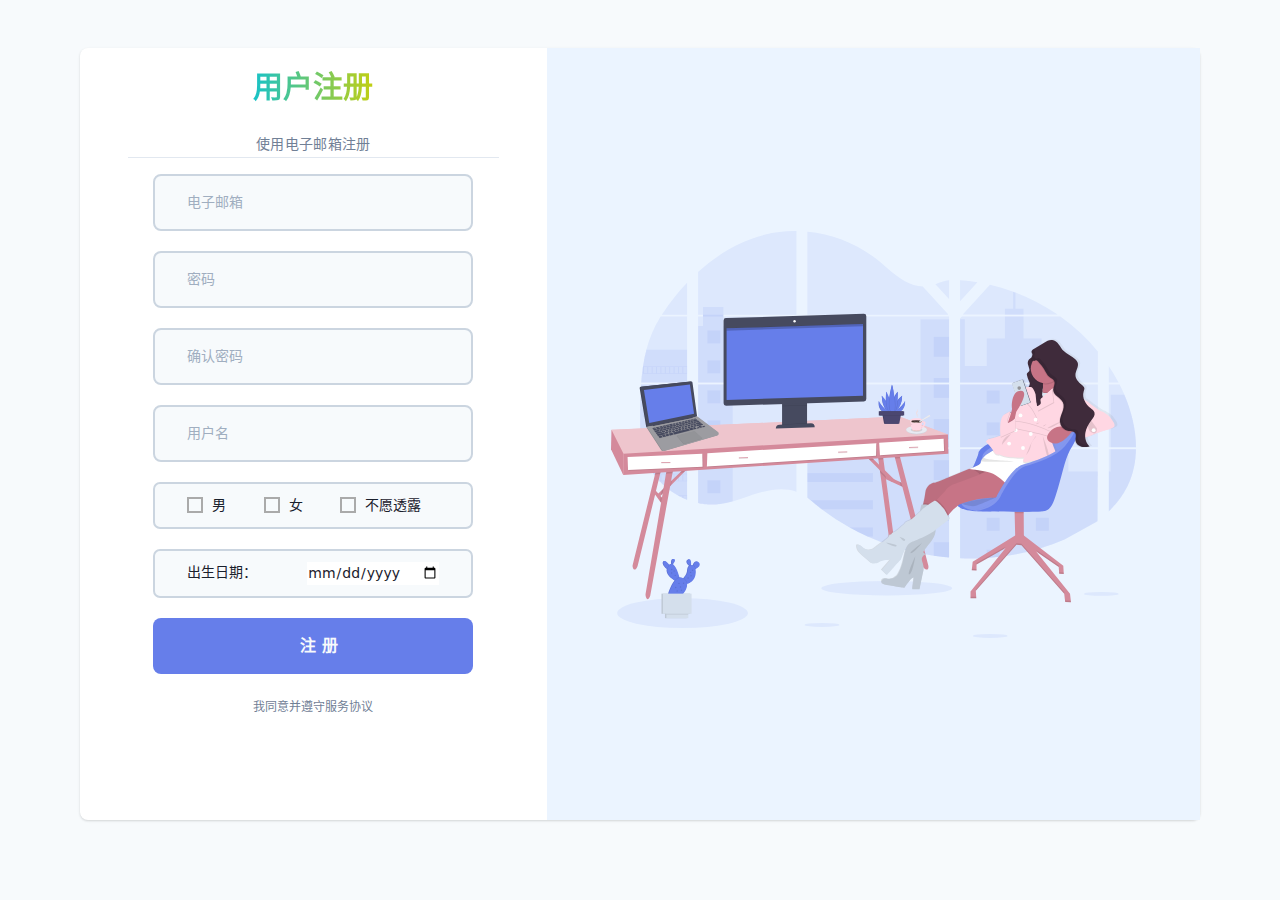
<file: index.html>
<!DOCTYPE html>
<html lang="zh-CN">
<head>
    <meta charset="utf-8">
    <meta name="viewport" content="width=device-width, initial-scale=1, maximum-scale=1">
    <title>注册页面作业</title>
    <link rel="stylesheet" href="css/tailwind.min.css">
    <style>
        .dowebok .weixin, .dowebok .weibo {
            display: inline-block;
            width: 32px;
            height: 32px;
            background-size: cover;
        }
        .gender input[type="radio"] {
  display: none;
}

.gender input[type="radio"] + label {
  position: relative;
  padding-left: 25px;
  cursor: pointer;
}

.gender input[type="radio"] + label:before {
  content: '';
  position: absolute;
  left: 0;
  top: 50%;
  transform: translateY(-50%);
  width: 16px;
  height: 16px;
  border: 2px solid #aaa;
  /* border-radius: 50%; */
}

.gender input[type="radio"]:checked + label:before {
  background-color: #007bff;
  border-color: #007bff;
  border-radius: .4em;
}

.gender input[type="radio"]:checked + label:after {
  content: '\2713'; /* Unicode checkmark symbol */
  position: absolute;
  left: 3px;
  top: 1px;
  color: #fff;
  font-size: 12px;
}
.birth {
    border-radius: .5em;
    display: flex;
    justify-content: space-between;
    margin: 1.4em 0;
    padding: .5em;
}
.gender,.birth {
   
    font-size: .875rem;
    box-sizing: border-box;
    padding: .7rem 2rem;
    border: 2px solid  #cbd5e0;
    border-radius: .5em;
    display: flex;
    justify-content: space-between;
    margin: 1.4em 0;
    /* padding: .5em; */
} 
.border-gray-200 {
    border: 2px solid  #cbd5e0;
}
.sm\:m-20 {
    margin-top: 3rem;
}
h1 {
   
    background: linear-gradient(to right, rgb(23, 194, 200), rgb(194, 207, 18));
        -webkit-background-clip: text;
        color: transparent;
    /* font-size: 48px;
    background: linear-gradient(to right, #ff0000, #607c60, #0000ff);
    -webkit-background-clip: text;
    -webkit-text-fill-color: transparent; */
}

/* .birth{
    justify-content: flex-start;
} */

    </style>
</head>

<body class="min-h-screen bg-gray-100 text-gray-900 flex justify-center dowebok">
    <div class="max-w-screen-xl m-0 sm:m-20 bg-white shadow sm:rounded-lg flex justify-center flex-1">
        <div class="lg:w-1/2 xl:w-5/12 p-6 sm:p-12">
            <div class="mt-12 flex flex-col items-center">
                <h1 class="text-2xl xl:text-3xl font-extrabold">用户注册</h1>
                <div class="w-full flex-1 mt-8">

                    <!-- <div class="flex flex-col items-center">
                        <button class="w-full max-w-xs font-bold shadow-sm rounded-lg py-3 bg-indigo-100 text-gray-800 flex items-center justify-center ease-in-out focus:outline-none hover:shadow focus:shadow-sm focus:shadow-outline">
                            <div class="weixin"></div>
                            <span class="ml-4">使用微信登录</span>
                        </button>
                        <button class="w-full max-w-xs font-bold shadow-sm rounded-lg py-3 bg-indigo-100 text-gray-800 flex items-center justify-center ease-in-out focus:outline-none hover:shadow focus:shadow-sm focus:shadow-outline mt-5">
                            <div class="weibo"></div>
                            <span class="ml-4">使用微博登录</span>
                        </button>
                    </div> -->

                    <div class="my-12 border-b text-center">
                        <div class="leading-none px-2 inline-block text-sm text-gray-600 tracking-wide font-medium bg-white transform translate-y-1/2">使用电子邮箱注册</div>
                    </div>

                    <div class="mx-auto max-w-xs">
                        <input class="w-full px-8 py-4 rounded-lg font-medium bg-gray-100 border border-gray-200 placeholder-gray-500 text-sm focus:outline-none focus:border-gray-400 focus:bg-white" type="email" placeholder="电子邮箱" />
                        <input class="w-full px-8 py-4 rounded-lg font-medium bg-gray-100 border border-gray-200 placeholder-gray-500 text-sm focus:outline-none focus:border-gray-400 focus:bg-white mt-5" type="password" placeholder="密码" />
                        <input class="w-full px-8 py-4 rounded-lg font-medium bg-gray-100 border border-gray-200 placeholder-gray-500 text-sm focus:outline-none focus:border-gray-400 focus:bg-white mt-5" type="password" placeholder="确认密码" />
                        <input class="w-full px-8 py-4 rounded-lg font-medium bg-gray-100 border border-gray-200 placeholder-gray-500 text-sm focus:outline-none focus:border-gray-400 focus:bg-white mt-5" type="password" placeholder="用户名" />
                        <div class="gender w-full bg-gray-100">
                            <input type="radio" id="option1" name="options">
                            <label for="option1">男</label><br>
                            
                            <input type="radio" id="option2" name="options">
                            <label for="option2">女</label><br>
                            
                            <input type="radio" id="option3" name="options">
                            <label for="option3">不愿透露</label><br>
                          </div>
                        <div class="w-full bg-gray-100 birth">
                            <label for="birthdate">出生日期：</label>
                            <input type="date" id="birthdate" name="birthdate" class="w-f">
                        </div>
                        <button class="mt-5 tracking-wide font-semibold bg-indigo-500 text-gray-100 w-full py-4 rounded-lg hover:bg-indigo-700 ease-in-out flex items-center justify-center focus:shadow-outline focus:outline-none">
                            <span class="ml-3">注 册</span>
                        </button>
                        <p class="mt-6 text-xs text-gray-600 text-center">我同意并遵守服务协议</p>
                    </div>
                </div>
            </div>
        </div>
        <div class="flex-1 bg-indigo-100 text-center hidden lg:flex">
            <div class="m-12 xl:m-16 w-full bg-contain bg-center bg-no-repeat" style="background-image: url('images/dowebok.svg');"></div>
        </div>
    </div>
</body>
</html>
</file>
